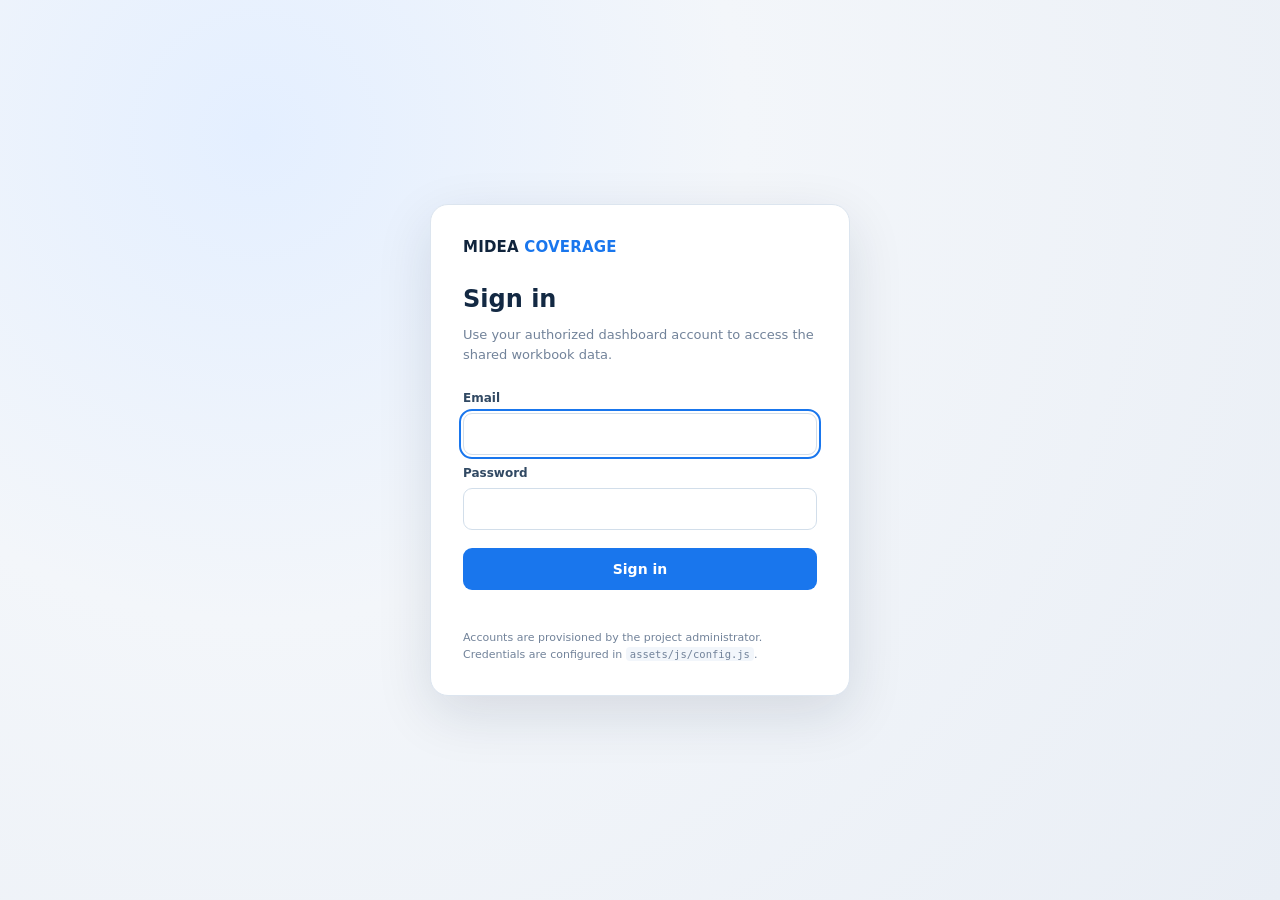
<file: index.html>
<!DOCTYPE html>
<html lang="en">
<head>
<meta charset="utf-8">
<meta name="viewport" content="width=device-width, initial-scale=1">
<title>Midea ProShop &amp; HVAC Solution Shop Monitoring System</title>
<meta name="description" content="Coverage dashboard for the Midea ProShop and HVAC Solution shop network in the Philippines.">
<link rel="icon" href="data:image/svg+xml,%3Csvg xmlns='http://www.w3.org/2000/svg' viewBox='0 0 64 64'%3E%3Crect width='64' height='64' rx='13' fill='%2310243c'/%3E%3Cpath d='M15 47V18l17 20 17-20v29' fill='none' stroke='white' stroke-width='6.5' stroke-linecap='round' stroke-linejoin='round'/%3E%3C/svg%3E">
<link rel="stylesheet" href="assets/css/styles.css">
</head>
<body>

<!-- ============================= SIGN IN ============================= -->
<section id="authGate" class="auth-screen" hidden>
  <div class="auth-card">
    <div class="auth-brand">MIDEA <span>COVERAGE</span></div>
    <h1>Sign in</h1>
    <p>Use your authorized dashboard account to access the shared workbook data.</p>
    <form id="loginForm" novalidate>
      <label for="loginEmail">Email</label>
      <input id="loginEmail" type="email" autocomplete="username" required>
      <label for="loginPassword">Password</label>
      <input id="loginPassword" type="password" autocomplete="current-password" required>
      <button id="loginButton" type="submit">Sign in</button>
      <div id="authMessage" role="status" aria-live="polite"></div>
    </form>
    <small>Accounts are provisioned by the project administrator. Credentials are configured in <code>assets/js/config.js</code>.</small>
  </div>
</section>

<!-- ============================== SHELL ============================== -->
<div class="app" id="app" hidden>

  <aside class="sidebar">
    <div class="brand">MIDEA <span>COVERAGE</span>
      <small>PROSHOP + HVAC SOLUTION NETWORK</small>
    </div>

    <nav class="nav" aria-label="Main navigation">
      <button type="button" class="is-active" data-view="dashboard">
        <span class="ico" aria-hidden="true"><svg viewBox="0 0 24 24"><path d="M3 10.5 12 3l9 7.5V21H3z"/><path d="M9.5 21v-6h5v6"/></svg></span>
        Dashboard
      </button>
      <button type="button" data-view="shops">
        <span class="ico" aria-hidden="true"><svg viewBox="0 0 24 24"><path d="M4 5h16M4 12h16M4 19h16"/><path d="M8 3v4M12 10v4M16 17v4"/></svg></span>
        Shop list
      </button>
      <button type="button" data-view="master">
        <span class="ico" aria-hidden="true"><svg viewBox="0 0 24 24"><rect x="3" y="4" width="18" height="16" rx="2"/><path d="M3 10h18M9 10v10M15 10v10"/></svg></span>
        Master data
      </button>
      <button type="button" data-view="report">
        <span class="ico" aria-hidden="true"><svg viewBox="0 0 24 24"><path d="M6 3h8l4 4v14H6z"/><path d="M14 3v4h4"/><path d="M9 12h6M9 16h6"/></svg></span>
        Report
      </button>
      <a class="nav-link" href="https://innovations-project.github.io/OKR-dashboard/">
        <span class="ico" aria-hidden="true"><svg viewBox="0 0 24 24"><path d="M4 20V4M4 20h16"/><path d="M8 20v-5M12.5 20V9M17 20v-8M21 20V6"/></svg></span>
        OKR Dashboard
        <span class="ext" aria-hidden="true"><svg viewBox="0 0 24 24"><path d="M14 4h6v6M20 4l-9 9"/><path d="M18 14v5a1 1 0 0 1-1 1H6a1 1 0 0 1-1-1V8a1 1 0 0 1 1-1h5"/></svg></span>
      </a>
    </nav>

    <div class="aside-note">
      <strong id="asideTotal">—</strong> locations mapped<br>
      <span id="asideStamp">Workbook data</span>
    </div>
  </aside>

  <main class="workspace">

    <header class="topbar">
      <div class="topbar-main">
        <h1><span class="h1-brand">Midea</span> ProShop and HVAC Solution Shop Monitoring System</h1>
        <div class="meta" id="dataStatus">Loading data…</div>
      </div>

      <div class="header-tools">
        <div class="account-row">
          <span class="meta" id="signedInAs"></span>
          <button id="signOut" class="signout-icon" type="button" aria-label="Sign out" title="Sign out" hidden>
            <svg viewBox="0 0 24 24" aria-hidden="true"><path d="M10 4H5a2 2 0 0 0-2 2v12a2 2 0 0 0 2 2h5M16 16l4-4-4-4M20 12H9"/></svg>
          </button>
        </div>
        <div class="top-actions">
          <button type="button" id="importExcel" title="Import an updated .xlsx, .xlsm or .csv export">
            <span class="btn-icon" aria-hidden="true">⇧</span> Import workbook
          </button>
          <input id="excelFile" type="file" accept=".xlsx,.xlsm,.xls,.csv" hidden>
        </div>
      </div>
    </header>

    <div class="content">

      <!-- ------------------------- DASHBOARD ------------------------- -->
      <section id="view-dashboard" class="view is-active">

        <div class="view-head">
          <div>
            <h2>Dashboard</h2>
            <p>Explore the shop network and the master records behind it.</p>
          </div>
          <button class="btn" id="refresh" type="button">↻ Refresh view</button>
        </div>

        <div class="filters panel">
          <div class="field">
            <label for="fRegion">Region</label>
            <select id="fRegion"><option value="">All regions</option></select>
          </div>
          <div class="field">
            <label for="fProvince">Province</label>
            <select id="fProvince"><option value="">All provinces</option></select>
          </div>
          <div class="field">
            <label for="fType">Shop type</label>
            <select id="fType">
              <option value="">All types</option>
              <option value="ProShop">ProShop</option>
              <option value="HVACSS">HVACSS</option>
            </select>
          </div>
          <div class="field">
            <label for="fYear">Year opened</label>
            <select id="fYear"><option value="">All years</option></select>
          </div>
          <div class="field">
            <label for="fSearch">Search</label>
            <input id="fSearch" type="search" placeholder="Shop name, city, province or code">
          </div>
          <div class="filter-actions">
            <span class="filter-hint">Filters apply instantly</span>
            <button class="btn" id="clearFilters" type="button">Clear filters</button>
          </div>
        </div>

        <div class="kpis" id="kpis" aria-live="polite"></div>

        <section class="panel map-panel">
          <div class="map-head">
            <div class="map-title">
              <span class="map-icon" aria-hidden="true">
                <svg viewBox="0 0 24 24" fill="none" stroke="currentColor" stroke-width="1.7" stroke-linejoin="round"><path d="m3 6 6-3 6 3 6-3v15l-6 3-6-3-6 3z"/><path d="M9 3v15M15 6v15"/></svg>
              </span>
              Philippines shop map
            </div>
            <div class="map-actions">
              <span class="map-ready"><i></i><span id="mapReadyLabel">Loading map…</span></span>
              <button class="btn" id="clearProvince" type="button">Clear province</button>
            </div>
          </div>

          <div class="map-body">
            <div class="map-stage">
              <svg id="provinceMap" class="province-map" role="img" aria-label="Choropleth map of the Philippines by province, shaded by number of shops"></svg>
              <div class="map-tip" id="mapTip" hidden></div>
            </div>

            <aside class="map-side">
              <h4>Shops per province</h4>
              <div class="map-legend" id="mapLegend"></div>
              <div class="map-side-block" id="mapSelection"></div>
              <h4 class="map-side-title">Busiest provinces</h4>
              <ol class="map-top" id="mapTop"></ol>
            </aside>
          </div>

          <div class="map-summary" id="mapSummary"></div>
          <div class="map-source">
            Province boundaries: <a href="https://github.com/macoymejia/geojsonph" target="_blank" rel="noopener">geojsonph</a>
            (PSA), simplified for the browser. Click a province to filter the dashboard.
          </div>
        </section>

        <div class="grid-2">
          <section class="panel">
            <div class="panel-head">
              <div>
                <h3>Shops by region</h3>
                <div class="sub">ProShop and HVACSS sites in the current selection</div>
              </div>
              <div class="legend-inline">
                <span><i class="sw sw-pro"></i>ProShop</span>
                <span><i class="sw sw-hvac"></i>HVACSS</span>
              </div>
            </div>
            <div class="bars" id="regionBars"></div>
          </section>

          <section class="panel">
            <div class="panel-head">
              <div>
                <h3>Coverage</h3>
                <div class="sub">How far the network reaches</div>
              </div>
            </div>
            <div class="coverage" id="coverageGrid"></div>
            <div class="data-note" id="dataNote"></div>
          </section>
        </div>

        <section class="panel table-panel" id="shopSummaryPanel">
          <div class="table-toolbar">
            <div>
              <strong>Shop list summary</strong>
              <div class="sub" id="shopSummarySub">—</div>
            </div>
          </div>
          <div class="table-scroll shop-summary">
            <table class="data-table" id="shopSummaryTable">
              <thead>
                <tr>
                  <th>Shop</th>
                  <th>Type</th>
                  <th>Address</th>
                </tr>
              </thead>
              <tbody id="shopSummaryRows"></tbody>
            </table>
          </div>
          <div class="table-foot" id="shopSummaryFoot"></div>
        </section>

        <section class="panel table-panel">
          <div class="table-toolbar">
            <div>
              <strong>Province summary</strong>
              <div class="sub" id="provinceSummarySub">—</div>
            </div>
            <div class="tools">
              <input id="provinceFilter" type="search" placeholder="Filter provinces" aria-label="Filter provinces">
            </div>
          </div>
          <div class="table-scroll">
            <table class="data-table" id="provinceTable">
              <thead>
                <tr>
                  <th data-sort="province">Province</th>
                  <th data-sort="region">Region</th>
                  <th data-sort="ps" class="num">ProShop</th>
                  <th data-sort="hs" class="num">HVACSS</th>
                  <th data-sort="total" class="num" aria-sort="descending">Total</th>
                  <th data-sort="cities" class="num">Cities</th>
                  <th data-sort="newest" class="num">Latest year</th>
                </tr>
              </thead>
              <tbody id="provinceRows"></tbody>
            </table>
          </div>
          <div class="table-foot" id="provinceFoot"></div>
        </section>
      </section>

      <!-- -------------------------- SHOP LIST ------------------------- -->
      <section id="view-shops" class="view">
        <div class="view-head">
          <div>
            <h2>Shop list</h2>
            <p>Every ProShop and HVAC Solution site, with its installer code and location.</p>
          </div>
        </div>

        <section class="panel table-panel">
          <div class="table-toolbar">
            <div>
              <strong id="shopCount">—</strong>
              <div class="sub">Click a row for the full record</div>
            </div>
            <div class="tools">
              <input id="shopSearch" type="search" placeholder="Search shops" aria-label="Search shops">
              <select id="shopType" aria-label="Shop type">
                <option value="">All types</option>
                <option value="ProShop">ProShop</option>
                <option value="HVACSS">HVACSS</option>
              </select>
              <select id="shopRegion" aria-label="Region"><option value="">All regions</option></select>
              <select id="shopSort" aria-label="Sort order">
                <option value="name|asc">Name A–Z</option>
                <option value="year|desc">Newest first</option>
                <option value="province|asc">Province A–Z</option>
                <option value="city|asc">City A–Z</option>
              </select>
            </div>
          </div>
          <div class="table-scroll tall">
            <table class="data-table" id="shopTable">
              <thead>
                <tr>
                  <th>Shop Name</th>
                  <th>Code</th>
                  <th>Type</th>
                  <th>Region</th>
                  <th>Province</th>
                  <th>City / Town</th>
                  <th class="num">Year Opened</th>
                  <th>Status</th>
                </tr>
              </thead>
              <tbody id="shopRows"></tbody>
            </table>
          </div>
          <div class="table-foot pagination" id="shopPager"></div>
        </section>
      </section>

      <!-- ------------------------- MASTER DATA ------------------------ -->
      <section id="view-master" class="view">
        <div class="view-head">
          <div>
            <h2>Master data</h2>
            <p>All dealer records from the workbook — every level, including non-shop accounts.</p>
          </div>
          <button class="btn" id="restoreData" type="button" hidden>Restore original data</button>
        </div>

        <section class="panel table-panel">
          <div class="table-toolbar">
            <div>
              <strong id="masterCount">—</strong>
              <div class="sub" id="masterSub">—</div>
            </div>
            <div class="tools">
              <input id="masterSearch" type="search" placeholder="Search all records" aria-label="Search all records">
              <select id="masterLevel" aria-label="Record level"><option value="">All levels</option></select>
              <select id="masterYear" aria-label="Filter by year"><option value="">All years</option></select>
              <input id="masterCode" type="search" placeholder="Filter by code" aria-label="Filter by code">
              <select id="masterSort" aria-label="Sort order">
                <option value="id|asc">ID</option>
                <option value="name|asc">Name A–Z</option>
                <option value="year|desc">Newest first</option>
              </select>
            </div>
          </div>
          <div class="table-scroll tall">
            <table class="data-table" id="masterTable">
              <thead>
                <tr>
                  <th>ID</th>
                  <th>Shop Name</th>
                  <th>Level</th>
                  <th>Code</th>
                  <th>Region</th>
                  <th>Province</th>
                  <th>City</th>
                  <th>Category</th>
                  <th class="num">Year</th>
                  <th>Status</th>
                </tr>
              </thead>
              <tbody id="masterRows"></tbody>
            </table>
          </div>
          <div class="table-foot pagination" id="masterPager"></div>
        </section>
      </section>

      <!-- ---------------------------- REPORT -------------------------- -->
      <section id="view-report" class="view">
        <div class="view-head">
          <div>
            <h2>Coverage report</h2>
            <p>Generated from the workbook at load time — print or save as PDF.</p>
          </div>
          <div class="head-actions">
            <button class="btn" id="exportDataset" type="button">Download dataset.js</button>
            <button class="btn primary" id="printReport" type="button">Print / save PDF</button>
          </div>
        </div>
        <div class="report-sheet panel" id="reportBody"></div>
      </section>

      <footer>
        <span id="footerNote">Midea ProShop &amp; HVAC Solution coverage dashboard</span>
      </footer>
    </div>
  </main>
</div>

<!-- ============================= EXTRAS ============================= -->
<div class="toast" id="toast" role="status" aria-live="polite" hidden></div>

<div class="modal" id="detailModal" hidden>
  <div class="modal-card" role="dialog" aria-modal="true" aria-labelledby="detailTitle">
    <button class="modal-close" id="detailClose" type="button" aria-label="Close">×</button>
    <div id="detailBody"></div>
  </div>
</div>

<script src="data/dataset.js"></script>
<script src="data/ph-map.js"></script>
<script src="assets/js/config.js"></script>
<script src="assets/js/app.js"></script>
</body>
</html>
</file>
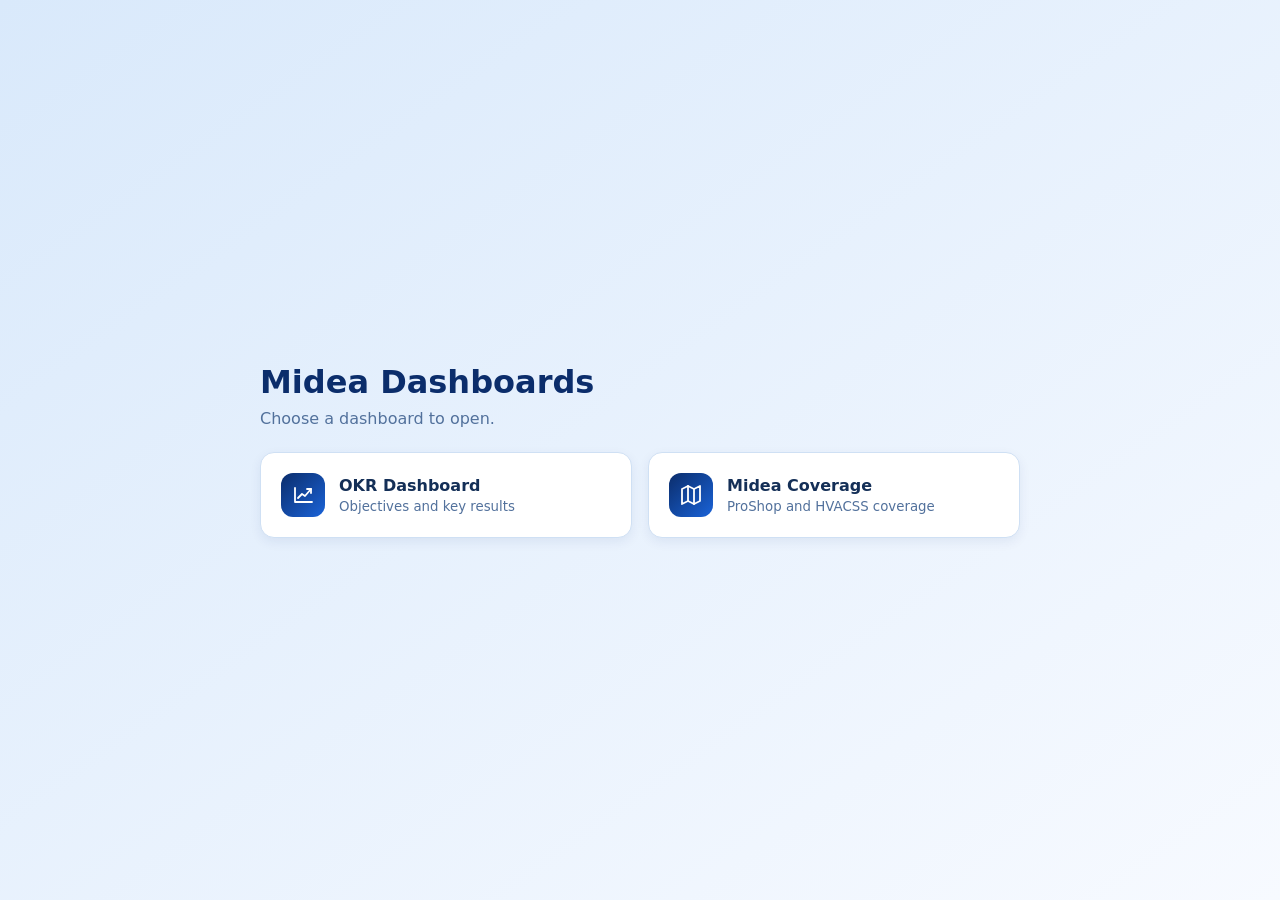
<file: dashboard-links.html>
<!doctype html>
<html lang="en">
<head>
  <meta charset="utf-8">
  <meta name="viewport" content="width=device-width, initial-scale=1">
  <title>Midea Dashboards</title>
  <style>
    :root { color-scheme: light; font-family: Inter, system-ui, -apple-system, "Segoe UI", sans-serif; color: #142f57; background: #eef5fd; }
    * { box-sizing: border-box; }
    body { margin: 0; min-height: 100vh; display: grid; place-items: center; padding: 24px; background: linear-gradient(145deg, #d9e9fb, #f7faff); }
    main { width: min(760px, 100%); }
    h1 { margin: 0 0 8px; color: #0b2d6b; }
    p { margin: 0 0 24px; color: #52719c; }
    nav { display: grid; grid-template-columns: repeat(auto-fit, minmax(240px, 1fr)); gap: 16px; }
    a { display: flex; align-items: center; gap: 14px; padding: 20px; border: 1px solid #cfe0f4; border-radius: 14px; background: white; color: #142f57; text-decoration: none; box-shadow: 0 4px 12px #0b2d6b12; transition: transform .18s, box-shadow .18s; }
    a:hover, a:focus-visible { transform: translateY(-2px); box-shadow: 0 8px 20px #0b2d6b24; outline: 2px solid #1a5fd0; }
    .icon { width: 44px; height: 44px; display: grid; place-items: center; flex: 0 0 44px; border-radius: 12px; color: white; background: linear-gradient(135deg, #0b2d6b, #1a63d8); }
    svg { width: 24px; height: 24px; fill: none; stroke: currentColor; stroke-width: 1.8; stroke-linecap: round; stroke-linejoin: round; }
    strong { display: block; font-size: 16px; }
    small { display: block; margin-top: 4px; color: #52719c; }
  </style>
</head>
<body>
  <main>
    <h1>Midea Dashboards</h1>
    <p>Choose a dashboard to open.</p>
    <nav aria-label="Dashboard links">
      <a href="https://innovations-project.github.io/OKR-dashboard/">
        <span class="icon" aria-hidden="true"><svg viewBox="0 0 24 24"><path d="M4 19V5M4 19h17"/><path d="m7 15 4-4 3 2 6-7"/><path d="M16 6h4v4"/></svg></span>
        <span><strong>OKR Dashboard</strong><small>Objectives and key results</small></span>
      </a>
      <a href="https://innovations-project.github.io/midea-coverage/">
        <span class="icon" aria-hidden="true"><svg viewBox="0 0 24 24"><path d="M3 6 9 3l6 3 6-3v15l-6 3-6-3-6 3z"/><path d="M9 3v15m6-12v15"/></svg></span>
        <span><strong>Midea Coverage</strong><small>ProShop and HVACSS coverage</small></span>
      </a>
    </nav>
  </main>
</body>
</html>
</file>
<file: assets/css/styles.css>
/* ===========================================================================
   Midea Coverage — ProShop & HVAC Solution monitoring dashboard
   Sections: 1 tokens · 2 shell · 3 topbar · 4 panels & controls · 5 KPIs
             6 map · 7 bars & coverage · 8 tables · 9 report · 10 auth / modal
             11 responsive · 12 print
   =========================================================================== */

/* ------------------------------ 1. tokens ------------------------------- */
:root{
  --navy:#10243c;
  --navy-deep:#0b1a2c;
  --navy-soft:#1a3554;
  --blue:#1976ed;
  --blue-dark:#145fc2;
  --ink:#132943;
  --muted:#72839a;
  --line:#dce5ef;
  --line-soft:#eef2f7;
  --bg:#f0f4f8;
  --white:#fff;
  --green:#18a558;
  --purple:#7c3aed;
  --amber:#f3a400;
  --red:#c0392b;
  --shadow:0 1px 2px rgba(16,36,60,.04), 0 6px 20px rgba(16,36,60,.05);
  --radius:15px;
  --radius-sm:9px;
  --sidebar-w:248px;
}

*,*::before,*::after{box-sizing:border-box}

[hidden]{display:none!important}

html{-webkit-text-size-adjust:100%}
body{
  margin:0;
  background:var(--bg);
  color:var(--ink);
  font-family:Inter,"Segoe UI",system-ui,-apple-system,Arial,sans-serif;
  font-size:14px;
  line-height:1.45;
  -webkit-font-smoothing:antialiased;
}
h1,h2,h3,h4,p,ol,ul{margin:0}
button{font:inherit;color:inherit}
a{color:var(--blue)}
:focus-visible{outline:2px solid var(--blue);outline-offset:2px;border-radius:4px}

/* ------------------------------- 2. shell ------------------------------- */
.app{
  min-height:100vh;
  display:grid;
  grid-template-columns:var(--sidebar-w) minmax(0,1fr);
}

.sidebar{
  background:var(--navy);
  color:#d8e6f7;
  padding:22px 14px 18px;
  position:sticky;
  top:0;
  height:100vh;
  display:flex;
  flex-direction:column;
  gap:22px;
}
.brand{
  color:#fff;
  font-weight:800;
  font-size:16px;
  letter-spacing:.1px;
  padding:2px 12px 0;
}
.brand span{color:#65a9ff}
.brand small{
  display:block;
  margin-top:7px;
  color:#8fa8c4;
  font-size:9.5px;
  font-weight:600;
  letter-spacing:.9px;
}

.nav{display:grid;gap:5px}
.nav button{
  display:flex;
  align-items:center;
  gap:11px;
  width:100%;
  border:0;
  background:transparent;
  color:#c3d1e2;
  padding:11px 13px;
  border-radius:10px;
  font-weight:650;
  font-size:13.5px;
  text-align:left;
  cursor:pointer;
  transition:background .14s ease,color .14s ease;
}
.nav button:hover{background:var(--navy-soft);color:#fff}
.nav button.is-active{background:var(--blue);color:#fff;box-shadow:0 6px 16px rgba(25,118,237,.35)}
.nav a{
  display:flex;
  align-items:center;
  gap:11px;
  width:100%;
  padding:11px 13px;
  border-radius:10px;
  color:#c3d1e2;
  font-weight:650;
  font-size:13.5px;
  text-decoration:none;
  transition:background .14s ease,color .14s ease;
}
.nav a:hover{background:var(--navy-soft);color:#fff}
.nav .ext{margin-left:auto;display:grid;place-items:center;width:14px;height:14px;opacity:.6}
.nav .ext svg{width:14px;height:14px;fill:none;stroke:currentColor;stroke-width:1.7;stroke-linecap:round;stroke-linejoin:round}
.nav .ico{display:grid;place-items:center;width:18px;height:18px;flex:none}
.nav .ico svg{
  width:18px;height:18px;fill:none;
  stroke:currentColor;stroke-width:1.7;
  stroke-linecap:round;stroke-linejoin:round;
}

.aside-note{
  margin-top:auto;
  padding:12px 13px;
  border-radius:11px;
  background:rgba(255,255,255,.05);
  border:1px solid rgba(255,255,255,.08);
  color:#93aac4;
  font-size:11px;
  line-height:1.6;
}
.aside-note strong{color:#e8f1fb;font-size:15px;display:block;line-height:1.2}

.workspace{min-width:0;display:flex;flex-direction:column;min-height:100vh}

/* ------------------------------- 3. topbar ------------------------------ */
.topbar{
  background:var(--navy);
  color:#fff;
  padding:20px 28px;
  display:flex;
  align-items:flex-start;
  justify-content:space-between;
  gap:20px;
  flex-wrap:wrap;
}
.topbar-main{flex:1 1 auto;min-width:0}
.topbar h1{
  font-size:clamp(17px,1.95vw - 2px,23px);
  font-weight:760;
  letter-spacing:-.45px;
  line-height:1.15;
  white-space:nowrap;
  padding-left:13px;
  border-left:3px solid rgba(101,169,255,.6);
}
.topbar h1 .h1-brand{color:#8fc4ff}
.topbar .meta{color:#a3b9d1;font-size:11.5px;margin-top:8px;letter-spacing:.1px}

.header-tools{display:flex;flex-direction:column;align-items:flex-end;gap:9px;margin-left:auto}
.account-row{display:flex;align-items:center;gap:8px;min-height:24px}
.account-row .meta{margin:0;font-size:11px}

.top-actions{display:flex;align-items:center;gap:8px;flex-wrap:wrap;justify-content:flex-end}
.top-actions button{
  display:inline-flex;
  align-items:center;
  gap:7px;
  padding:9px 12px;
  border-radius:9px;
  border:1px solid rgba(199,215,232,.28);
  background:rgba(255,255,255,.06);
  color:#e4eefa;
  font-weight:650;
  font-size:12.5px;
  white-space:nowrap;
  cursor:pointer;
  transition:background .14s ease;
}
.top-actions button:hover{background:rgba(255,255,255,.16)}
.btn-icon{font-size:11px;line-height:1;opacity:.9}

.signout-icon{
  width:26px;height:26px;padding:4px;
  display:grid;place-items:center;
  border:1px solid rgba(198,216,237,.35);
  border-radius:7px;
  background:transparent;
  color:#d6e4f4;
  cursor:pointer;
}
.signout-icon:hover{background:rgba(255,255,255,.14);color:#fff}
.signout-icon svg{
  width:15px;height:15px;fill:none;
  stroke:currentColor;stroke-width:1.8;
  stroke-linecap:round;stroke-linejoin:round;
}

/* -------------------------- 4. content & panels ------------------------- */
.content{
  padding:22px 26px 40px;
  width:100%;
  max-width:1720px;
  margin:0 auto;
  flex:1;
}
.view{display:none}
.view.is-active{display:block}

.view-head{
  display:flex;
  align-items:flex-end;
  justify-content:space-between;
  gap:16px;
  margin-bottom:16px;
  flex-wrap:wrap;
}
.view-head h2{font-size:20px;letter-spacing:-.2px}
.view-head p{margin-top:5px;color:var(--muted);font-size:12.5px}
.head-actions{display:flex;gap:8px;flex-wrap:wrap}

.panel{
  background:var(--white);
  border:1px solid var(--line);
  border-radius:var(--radius);
  box-shadow:var(--shadow);
  padding:18px;
  min-width:0;
}
.panel-head{
  display:flex;
  align-items:flex-start;
  justify-content:space-between;
  gap:14px;
  margin-bottom:15px;
}
.panel h3{font-size:15.5px}
.panel .sub{color:var(--muted);font-size:11.5px;margin-top:4px}

.btn{
  border:1px solid #c7d7e8;
  background:#fff;
  color:#176dd4;
  border-radius:var(--radius-sm);
  padding:9px 13px;
  font-weight:650;
  font-size:13px;
  cursor:pointer;
  transition:background .14s ease,border-color .14s ease;
}
.btn:hover{background:#edf5ff}
.btn.primary{background:var(--blue);border-color:var(--blue);color:#fff}
.btn.primary:hover{background:var(--blue-dark);border-color:var(--blue-dark)}
.btn.ghost{color:#5a7189;border-color:var(--line)}
.btn.ghost:hover{background:#f5f8fb}

/* filters */
.filters{
  display:grid;
  grid-template-columns:repeat(5,minmax(140px,1fr));
  gap:13px;
  align-items:end;
  margin-bottom:16px;
  padding:16px;
}
.field label{
  display:block;
  font-size:11.5px;
  font-weight:650;
  color:#314963;
  margin-bottom:6px;
}
.field select,.field input,.tools input,.tools select{
  width:100%;
  height:40px;
  padding:0 11px;
  border:1px solid #d2deea;
  border-radius:var(--radius-sm);
  background:#fff;
  color:var(--ink);
  font:inherit;
  font-size:13px;
  outline:none;
}
.field select:focus,.field input:focus,.tools input:focus,.tools select:focus{
  border-color:#75aef6;
  box-shadow:0 0 0 3px #e9f3ff;
}
.filter-actions{display:flex;align-items:center;justify-content:flex-end;gap:12px;grid-column:1/-1}
.filter-hint{color:#8b9db1;font-size:11.5px;margin-right:auto}

/* -------------------------------- 5. KPIs ------------------------------- */
.kpis{
  display:grid;
  grid-template-columns:repeat(6,minmax(130px,1fr));
  gap:12px;
  margin-bottom:16px;
}
.kpi{
  background:#fff;
  border:1px solid var(--line);
  border-radius:var(--radius);
  box-shadow:var(--shadow);
  padding:15px;
  display:flex;
  align-items:center;
  gap:12px;
  min-height:96px;
}
.kpi-icon{
  width:44px;height:44px;flex:none;
  border-radius:50%;
  display:grid;place-items:center;
  background:var(--blue);
  color:#fff;
}
.kpi-icon svg{width:23px;height:23px;display:block}
.kpi:nth-child(1) .kpi-icon{background:#1f6fe0}
.kpi:nth-child(2) .kpi-icon{background:#1f6fe0}
.kpi:nth-child(3) .kpi-icon{background:#16a34a}
.kpi:nth-child(4) .kpi-icon{background:#f2a20c}
.kpi:nth-child(5) .kpi-icon{background:#7c3aed}
.kpi.is-highlight{background:#fff9e9;border-color:#f5d58b}
.kpi.is-highlight .kpi-icon{background:#ea7a1b}
.kpi-label{font-size:11.5px;color:#536a82;font-weight:600}
.kpi-value{font-size:24px;font-weight:780;line-height:1.15;margin-top:2px}
.kpi-sub{font-size:10.5px;color:#8597ab;margin-top:3px}

/* --------------------------------- 6. map ------------------------------- */
.map-panel{padding:0;overflow:hidden;margin-bottom:16px}
.map-head{
  display:flex;
  align-items:center;
  justify-content:space-between;
  gap:14px;
  padding:15px 20px;
  border-bottom:1px solid var(--line);
  flex-wrap:wrap;
}
.map-title{display:flex;align-items:center;gap:11px;font-size:16.5px;font-weight:750}
.map-title .map-icon{color:var(--blue);display:grid;place-items:center}
.map-title svg{width:21px;height:21px}
.map-actions{display:flex;align-items:center;gap:12px;flex-wrap:wrap}
.map-ready{display:flex;align-items:center;gap:7px;color:#657b93;font-size:12px}
.map-ready i{width:8px;height:8px;border-radius:50%;background:var(--amber);display:block}
.map-ready.is-ready i{background:var(--green)}

.map-body{display:grid;grid-template-columns:minmax(0,1fr) 292px}
.map-stage{
  position:relative;
  height:620px;
  background:
    radial-gradient(circle at 50% 30%,#fbfdff 0,#f4f8fc 70%);
  display:flex;
  align-items:center;
  justify-content:center;
  overflow:hidden;
}
.province-map{height:100%;width:auto;max-width:100%;overflow:visible;padding:8px 0}
.province{
  stroke:#fff;
  stroke-width:.65;
  vector-effect:non-scaling-stroke;
  cursor:pointer;
  transition:fill .12s ease,opacity .12s ease;
}
.province:hover,.province:focus-visible{stroke:#0d2b49;stroke-width:1.7;opacity:.88;outline:none}
.province.is-selected{stroke:#09243d;stroke-width:2.2}
.province.is-dim{opacity:.45}

.map-tip{
  position:absolute;
  z-index:5;
  pointer-events:none;
  transform:translate(-50%,-115%);
  background:#0f2540;
  color:#fff;
  border-radius:9px;
  padding:8px 11px;
  font-size:11.5px;
  line-height:1.45;
  box-shadow:0 10px 24px rgba(9,30,52,.28);
  white-space:nowrap;
}
.map-tip b{display:block;font-size:12.5px;margin-bottom:2px}
.map-tip span{color:#a9c7e8}

.map-side{
  border-left:1px solid var(--line);
  padding:16px 18px;
  display:flex;
  flex-direction:column;
  gap:12px;
  background:#fcfdff;
}
.map-side h4{font-size:11px;text-transform:uppercase;letter-spacing:.7px;color:#7d8fa3}
.map-legend{display:grid;gap:7px}
.legend-row{display:flex;align-items:center;gap:9px;font-size:12px;color:#4b6480}
.legend-row .swatch{width:26px;height:13px;border-radius:3px;border:1px solid rgba(16,36,60,.12);flex:none}
.legend-row b{margin-left:auto;color:#33506d;font-variant-numeric:tabular-nums}

.map-side-block{
  border-top:1px solid var(--line-soft);
  padding-top:12px;
  font-size:12px;
  color:#5c7590;
  line-height:1.55;
}
.map-side-block strong{color:var(--ink)}
.map-side-block .sel-name{font-size:14.5px;font-weight:750;color:var(--ink);display:block}
.map-side-block .sel-meta{font-size:11px;color:var(--muted)}
.map-side-block .sel-split{display:flex;gap:14px;margin-top:7px}
.map-side-block .sel-split span{font-size:11.5px;color:#4b6480}
.map-side-block .sel-split b{display:block;font-size:16px;color:var(--ink);line-height:1.2}

.map-side-title{margin-top:2px}
.map-top{list-style:none;padding:0;display:grid;gap:6px;font-size:12px;margin-top:2px}
.map-top li{display:flex;align-items:center;gap:8px;color:#4b6480}
.map-top li button{
  border:0;background:none;padding:0;cursor:pointer;
  color:#2a4763;font-size:12px;text-align:left;
  overflow:hidden;text-overflow:ellipsis;white-space:nowrap;
}
.map-top li button:hover{color:var(--blue);text-decoration:underline}
.map-top li b{margin-left:auto;color:#33506d;font-variant-numeric:tabular-nums}

.map-summary{padding:12px 20px;color:#5c7590;font-size:12px;border-top:1px solid var(--line-soft)}
.map-summary strong{color:var(--ink)}
.map-source{padding:0 20px 14px;color:#8b9db1;font-size:11px}
.map-source a{color:#4a86c9}

/* --------------------------- 7. bars & coverage ------------------------- */
.grid-2{display:grid;grid-template-columns:1.15fr 1fr;gap:16px;margin-bottom:16px}
.legend-inline{display:flex;gap:14px;font-size:11.5px;color:#5c7590;flex-wrap:wrap}
.legend-inline span{display:flex;align-items:center;gap:6px}
.sw{width:10px;height:10px;border-radius:3px;display:block}
.sw-pro{background:var(--blue)}
.sw-hvac{background:var(--green)}

.bars{display:grid;gap:9px}
.bar-row{
  display:grid;
  grid-template-columns:minmax(96px,150px) minmax(50px,1fr) 34px;
  gap:10px;
  align-items:center;
}
.bar-label{
  font-size:11.5px;
  color:#435b74;
  overflow:hidden;
  text-overflow:ellipsis;
  white-space:nowrap;
}
.bar-track{height:10px;background:#eef3f8;border-radius:10px;overflow:hidden;display:flex}
.bar-fill{height:100%}
.bar-fill.pro{background:var(--blue)}
.bar-fill.hvac{background:var(--green)}
.bar-value{text-align:right;font-size:11.5px;font-weight:700;color:#30475f;font-variant-numeric:tabular-nums}
.bar-row:hover .bar-label{color:var(--blue)}

.coverage{display:grid;grid-template-columns:1fr 1fr;gap:9px}
.coverage-item{
  padding:10px 12px;
  border:1px solid var(--line-soft);
  background:#f7fafd;
  border-radius:10px;
}
.coverage-item span{display:block;font-size:10.5px;color:#7d8fa3;letter-spacing:.2px}
.coverage-item b{font-size:16px;color:#165cb0;letter-spacing:-.2px}
.coverage-item small{color:#8b9db1;font-size:10.5px;margin-left:4px}

.data-note{
  margin-top:13px;
  padding:11px 13px;
  border:1px solid #d8e8fb;
  border-radius:11px;
  background:#f5faff;
  color:#4d657d;
  font-size:11.5px;
  line-height:1.6;
}
.data-note b{color:#173a5e}

/* ------------------------------- 8. tables ------------------------------ */
.table-panel{padding:0;overflow:hidden}
.table-toolbar{
  display:flex;
  align-items:center;
  justify-content:space-between;
  gap:12px;
  padding:14px 16px;
  border-bottom:1px solid var(--line);
  flex-wrap:wrap;
}
.table-toolbar strong{font-size:14px}
.table-toolbar .sub{color:var(--muted);font-size:11.5px;margin-top:3px}
.tools{display:flex;gap:8px;align-items:center;flex-wrap:wrap}
.tools input,.tools select{height:36px;font-size:12.5px;width:auto;min-width:130px}
.tools input{min-width:180px}

.table-scroll{overflow:auto;max-height:58vh}
.table-scroll.tall{max-height:64vh}
.table-scroll.shop-summary{max-height:min(46vh,420px)}
.data-table{
  width:100%;
  border-collapse:separate;
  border-spacing:0;
  font-size:12px;
  white-space:nowrap;
}
.data-table th{
  position:sticky;
  top:0;
  z-index:1;
  background:#f5f8fb;
  color:#405873;
  text-align:left;
  font-weight:700;
  font-size:11.5px;
  border-bottom:1px solid var(--line);
  padding:10px 12px;
}
.data-table th.num{text-align:right}
.data-table th[data-sort]{cursor:pointer;user-select:none}
.data-table th[data-sort]:hover{color:var(--blue)}
.data-table th[data-sort]::after{content:"";opacity:.5;margin-left:5px;font-size:9px}
.data-table th[aria-sort="ascending"]::after{content:"▲";opacity:.85}
.data-table th[aria-sort="descending"]::after{content:"▼";opacity:.85}

.data-table td{
  padding:9px 12px;
  border-bottom:1px solid var(--line-soft);
  color:#30475f;
  max-width:320px;
  overflow:hidden;
  text-overflow:ellipsis;
}
.data-table td.num{text-align:right;font-variant-numeric:tabular-nums}
.data-table tbody tr:hover td{background:#f7fbff}
.data-table tbody tr.is-clickable{cursor:pointer}
.data-table td.wrap{white-space:normal}
.data-table .name{font-weight:650;color:#1d3550}

.tag{
  display:inline-block;
  padding:3px 8px;
  border-radius:999px;
  font-size:10.5px;
  font-weight:700;
  background:#eaf3ff;
  color:#1762ba;
}
.tag.pro{background:#eaf3ff;color:#1762ba}
.tag.hvac{background:#e8f7ee;color:#147844}
.tag.muted{background:#f1f4f8;color:#6b7f94}
.tag.ok{background:#e8f7ee;color:#147844}
.tag.warn{background:#fff4d8;color:#8a6100}

.table-foot{
  display:flex;
  align-items:center;
  justify-content:space-between;
  gap:12px;
  padding:11px 16px;
  color:#6e8095;
  font-size:11.5px;
  flex-wrap:wrap;
}
.pagination div{display:flex;gap:6px;align-items:center}
.pagination button{
  border:1px solid var(--line);
  background:#fff;
  border-radius:7px;
  padding:6px 10px;
  color:#31516e;
  cursor:pointer;
  font-size:12px;
}
.pagination button:hover:not(:disabled){background:#f2f7fd}
.pagination button:disabled{opacity:.45;cursor:default}

.empty{padding:34px 20px;text-align:center;color:var(--muted);font-size:12.5px}
.empty b{display:block;color:#3a5570;margin-bottom:4px;font-size:13px}

/* ------------------------------- 9. report ------------------------------ */
.report-sheet{padding:30px 34px;max-width:1000px;margin:0 auto}
.report-sheet h2{font-size:22px;letter-spacing:-.3px}
.report-sheet h3{
  font-size:13px;
  text-transform:uppercase;
  letter-spacing:.8px;
  color:#5b7590;
  margin:26px 0 10px;
  border-bottom:1px solid var(--line-soft);
  padding-bottom:6px;
}
.report-meta{color:var(--muted);font-size:11.5px;margin-top:6px}
.report-kpis{display:grid;grid-template-columns:repeat(6,1fr);gap:10px;margin-top:18px}
.report-kpi{border:1px solid var(--line);border-radius:10px;padding:10px 12px}
.report-kpi span{display:block;font-size:10px;text-transform:uppercase;letter-spacing:.5px;color:#8193a7}
.report-kpi b{font-size:19px}
.report-kpi small{display:block;font-size:9.5px;color:#8193a7;margin-top:1px}
.report-kpi.is-highlight{background:#fff9e9;border-color:#f5d58b}
.report-kpis.coverage{grid-template-columns:repeat(4,1fr)}
.report-sub{color:var(--muted);font-size:10.5px;margin:-4px 0 9px}
.report-table{width:100%;border-collapse:collapse;font-size:11.5px}
.report-table th,.report-table td{padding:6px 8px;border-bottom:1px solid var(--line-soft);text-align:left}
.report-table th{color:#5b7590;font-weight:700;background:#f7fafd}
.report-table td.num,.report-table th.num{text-align:right;font-variant-numeric:tabular-nums}
.report-map-wrap{display:grid;grid-template-columns:minmax(0,260px) 1fr;gap:26px;align-items:start;margin-top:6px}
.report-map .province-map{height:auto;width:100%;max-width:260px;padding:0;overflow:visible}
.report-map .province{cursor:default;pointer-events:none}
.report-swatch{display:inline-block;width:22px;height:11px;border-radius:3px;border:1px solid rgba(16,36,60,.14);margin-right:8px;vertical-align:middle}
.report-cols{display:grid;grid-template-columns:1fr 1fr;gap:26px}
.report-note{margin-top:24px;font-size:10.5px;color:#8b9db1;line-height:1.6;border-top:1px solid var(--line-soft);padding-top:12px}

/* --------------------------- 10. auth / modal --------------------------- */
.auth-screen{
  min-height:100vh;
  display:grid;
  place-items:center;
  padding:24px;
  background:radial-gradient(circle at 20% 15%,#e4efff 0,#f3f6fa 38%,#e9eef5 100%);
}
.auth-card{
  width:min(100%,420px);
  background:#fff;
  border:1px solid var(--line);
  border-radius:18px;
  padding:32px;
  box-shadow:0 18px 55px rgba(16,36,60,.12);
}
.auth-brand{font-weight:850;color:var(--navy);font-size:15px;letter-spacing:.2px;margin-bottom:24px}
.auth-brand span{color:var(--blue)}
.auth-card h1{font-size:24px;margin-bottom:8px}
.auth-card>p{color:var(--muted);font-size:13px;line-height:1.55;margin-bottom:20px}
.auth-card form{display:grid;gap:6px}
.auth-card label{font-weight:650;font-size:12px;color:#314963;margin-top:4px}
.auth-card input{
  width:100%;height:42px;padding:0 12px;
  border:1px solid #d2deea;border-radius:var(--radius-sm);
  font:inherit;font-size:13px;
}
.auth-card button{
  height:42px;margin-top:12px;
  border:0;border-radius:var(--radius-sm);
  background:var(--blue);color:#fff;font-weight:700;cursor:pointer;
}
.auth-card button:disabled{opacity:.65;cursor:wait}
.auth-card small{display:block;margin-top:16px;color:var(--muted);font-size:11px;line-height:1.5}
.auth-card code{background:#f2f6fb;padding:1px 4px;border-radius:4px;font-size:10.5px}
#authMessage{min-height:18px;font-size:11.5px;color:var(--red);line-height:1.4}
#authMessage.is-ok{color:#147445}

.modal{
  position:fixed;
  inset:0;
  z-index:60;
  background:rgba(9,26,44,.5);
  display:grid;
  place-items:center;
  padding:22px;
}
.modal-card{
  position:relative;
  width:min(100%,620px);
  max-height:86vh;
  overflow:auto;
  background:#fff;
  border-radius:16px;
  padding:26px 28px;
  box-shadow:0 24px 60px rgba(9,26,44,.3);
}
.modal-close{
  position:absolute;
  top:12px;right:14px;
  width:30px;height:30px;
  border:0;background:#f2f6fb;border-radius:50%;
  font-size:18px;line-height:1;color:#5d7590;cursor:pointer;
}
.modal-close:hover{background:#e6eef7}
.detail-type{display:flex;gap:8px;align-items:center;margin-bottom:6px}
.detail-title{font-size:18px;line-height:1.3;letter-spacing:-.2px;padding-right:30px}
.detail-code{color:var(--muted);font-size:11.5px;margin-top:6px;font-family:ui-monospace,Consolas,monospace}
.detail-grid{
  display:grid;
  grid-template-columns:1fr 1fr;
  gap:12px 18px;
  margin-top:18px;
  padding-top:16px;
  border-top:1px solid var(--line-soft);
}
.detail-grid div span{display:block;font-size:10px;text-transform:uppercase;letter-spacing:.6px;color:#8b9db1}
.detail-grid div b{font-size:12.5px;font-weight:650;color:#20374f;word-break:break-word}
.detail-wide{grid-column:1/-1}

.toast{
  position:fixed;
  left:50%;
  bottom:26px;
  transform:translateX(-50%);
  z-index:80;
  max-width:min(92vw,560px);
  background:#0f2540;
  color:#eaf3ff;
  border-radius:11px;
  padding:12px 16px;
  font-size:12.5px;
  line-height:1.5;
  box-shadow:0 14px 34px rgba(9,30,52,.3);
}
.toast b{color:#fff}
.toast.is-error{background:#5d1d17;color:#ffe6e2}
.toast button{
  margin-left:10px;
  border:0;background:rgba(255,255,255,.16);
  color:#fff;border-radius:7px;padding:5px 9px;font-size:11.5px;cursor:pointer;
}

footer{color:#8092a5;font-size:11px;margin-top:18px}

/* ---------------------------- 11. responsive ---------------------------- */
@media (max-width:1240px){
  .kpis{grid-template-columns:repeat(3,minmax(0,1fr))}
  .filters{grid-template-columns:repeat(3,minmax(0,1fr))}
  .map-body{grid-template-columns:1fr}
  .map-side{border-left:0;border-top:1px solid var(--line);flex-direction:row;flex-wrap:wrap;gap:18px}
  .map-legend{flex:1;min-width:190px}
  .map-side-block{flex:1;min-width:200px;border-top:0;padding-top:0}
  .map-top{flex:1;min-width:200px}
  .map-side-title{width:100%}
  .map-stage{height:540px}
  .report-kpis{grid-template-columns:repeat(3,1fr)}
  .report-kpis.coverage{grid-template-columns:repeat(2,1fr)}
  .report-map-wrap{grid-template-columns:minmax(0,220px) 1fr}
}
@media (max-width:1000px){
  .grid-2{grid-template-columns:1fr}
  .report-cols{grid-template-columns:1fr}
}
@media (max-width:600px){
  .topbar h1{font-size:15px;letter-spacing:-.2px;padding-left:11px;border-left-width:2px}
}
@media (max-width:480px){
  .topbar h1{font-size:13px;letter-spacing:-.1px;white-space:normal;padding-left:10px}
}
@media (max-width:820px){
  .app{grid-template-columns:1fr}
  .sidebar{
    position:relative;
    height:auto;
    padding:14px;
    flex-direction:column;
    gap:14px;
  }
  .brand small{display:none}
  .aside-note{display:none}
  .nav{display:flex;overflow:auto;gap:6px;padding-bottom:2px}
  .nav button,.nav a{width:auto;white-space:nowrap;padding:9px 12px}
  .topbar{padding:16px;flex-direction:column;gap:12px}
  .header-tools{align-items:flex-start;width:100%;margin-left:0}
  .account-row{align-self:flex-end}
  .top-actions{justify-content:flex-start;width:100%}
  .content{padding:16px 14px 34px}
  .filters{grid-template-columns:1fr 1fr;padding:13px}
  .kpis{grid-template-columns:1fr 1fr;gap:9px}
  .kpi{padding:12px;min-height:84px;gap:10px}
  .kpi-icon{width:38px;height:38px;font-size:16px}
  .kpi-value{font-size:20px}
  .map-stage{height:460px}
  .coverage{grid-template-columns:1fr}
  .report-sheet{padding:20px}
  .report-kpis,.report-kpis.coverage{grid-template-columns:1fr 1fr}
  .report-map-wrap{grid-template-columns:1fr}
  .detail-grid{grid-template-columns:1fr}
  .table-scroll,.table-scroll.tall{max-height:60vh}
}
@media (max-width:520px){
  .filters{grid-template-columns:1fr}
  .filter-actions{flex-direction:column-reverse}
  .filter-actions .btn{width:100%}
  .tools input{min-width:100%}
}

/* ------------------------------- 12. print ------------------------------ */
@media print{
  .sidebar,.topbar,.view-head,.footer-actions,footer,.toast,.modal,
  #view-dashboard,#view-shops,#view-master{display:none!important}
  .app{grid-template-columns:1fr}
  .content{padding:0;max-width:none}
  #view-report{display:block!important}
  .report-sheet{border:0;box-shadow:none;padding:0;max-width:none}
  body{background:#fff;font-size:11px}
  .report-kpis{grid-template-columns:repeat(6,1fr)}
  .report-kpis.coverage{grid-template-columns:repeat(4,1fr)}
  a{color:inherit;text-decoration:none}
  .report-table thead{display:table-header-group}
  .report-table tr{break-inside:avoid}
  .report-map-wrap{grid-template-columns:230px 1fr;break-inside:avoid}
  .report-map .province-map{max-width:230px}
}

@media (prefers-reduced-motion:reduce){
  *{transition:none!important;animation:none!important}
}
</file>
